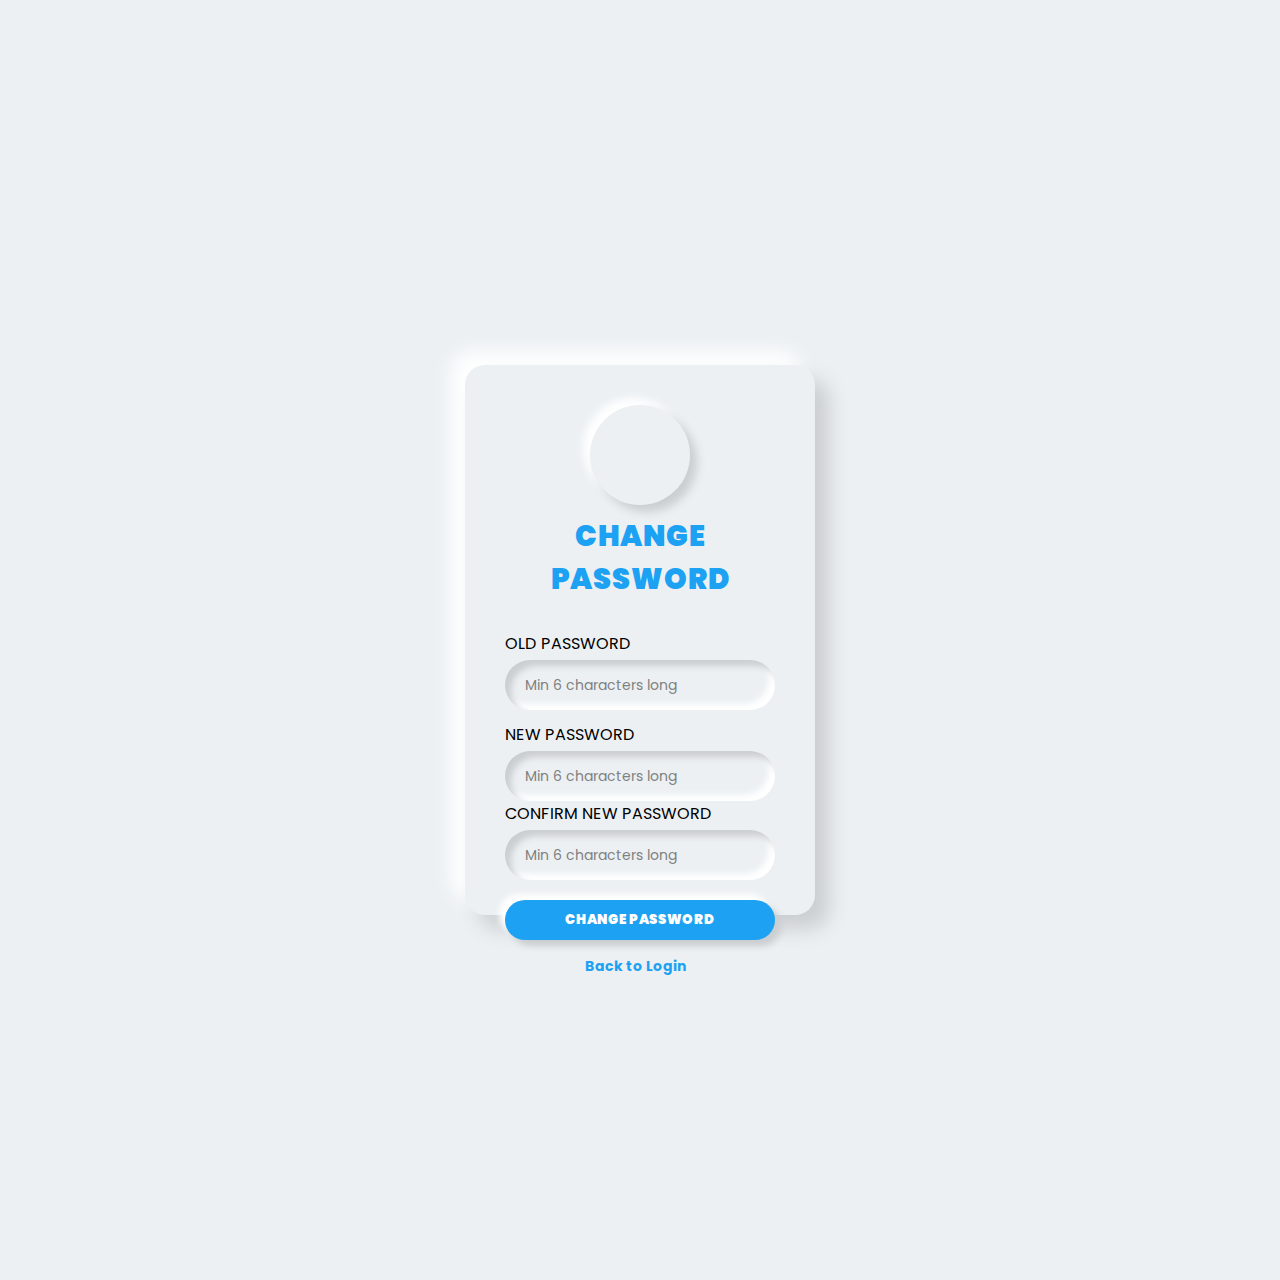
<file: change_password.html>
<!DOCTYPE html>
<html lang="en">
<head>
    <meta charset="UTF-8">
    <meta http-equiv="X-UA-Compatible" content="IE-edge">
    <meta name="viewport" content="width=device-width, initial-scale=1.0">
    
    <link rel="preconnect" href="https://fonts.googleapis.com">
    <link rel="preconnect" href="https://fonts.gstatic.com" crossorigin>
    <link href="https://fonts.googleapis.com/css2?family=Poppins:wght@400;900&display=swap" rel="stylesheet">

    <link rel="stylesheet" href="style.css">

    <title>Change Password</title>
</head>
<body>
    <div class="container">
        <div class="brand-logo"></div>
        <div class="brand-title">CHANGE PASSWORD</div>
        <div class="inputs">
            <label>OLD PASSWORD</label>
            <input type="password" placeholder="Min 6 characters long" />
            <label>NEW PASSWORD</label>
            <input type="password" placeholder="Min 6 characters long" />
            <label>CONFIRM NEW PASSWORD</label>
            <input type="password" placeholder="Min 6 characters long" />
            <button type="submit">CHANGE PASSWORD</button>
        </div>
        <div class="links">
            <p><a href="index.html">Back to Login</a></p>
        </div>
    </div>
</body>
</html>
</file>
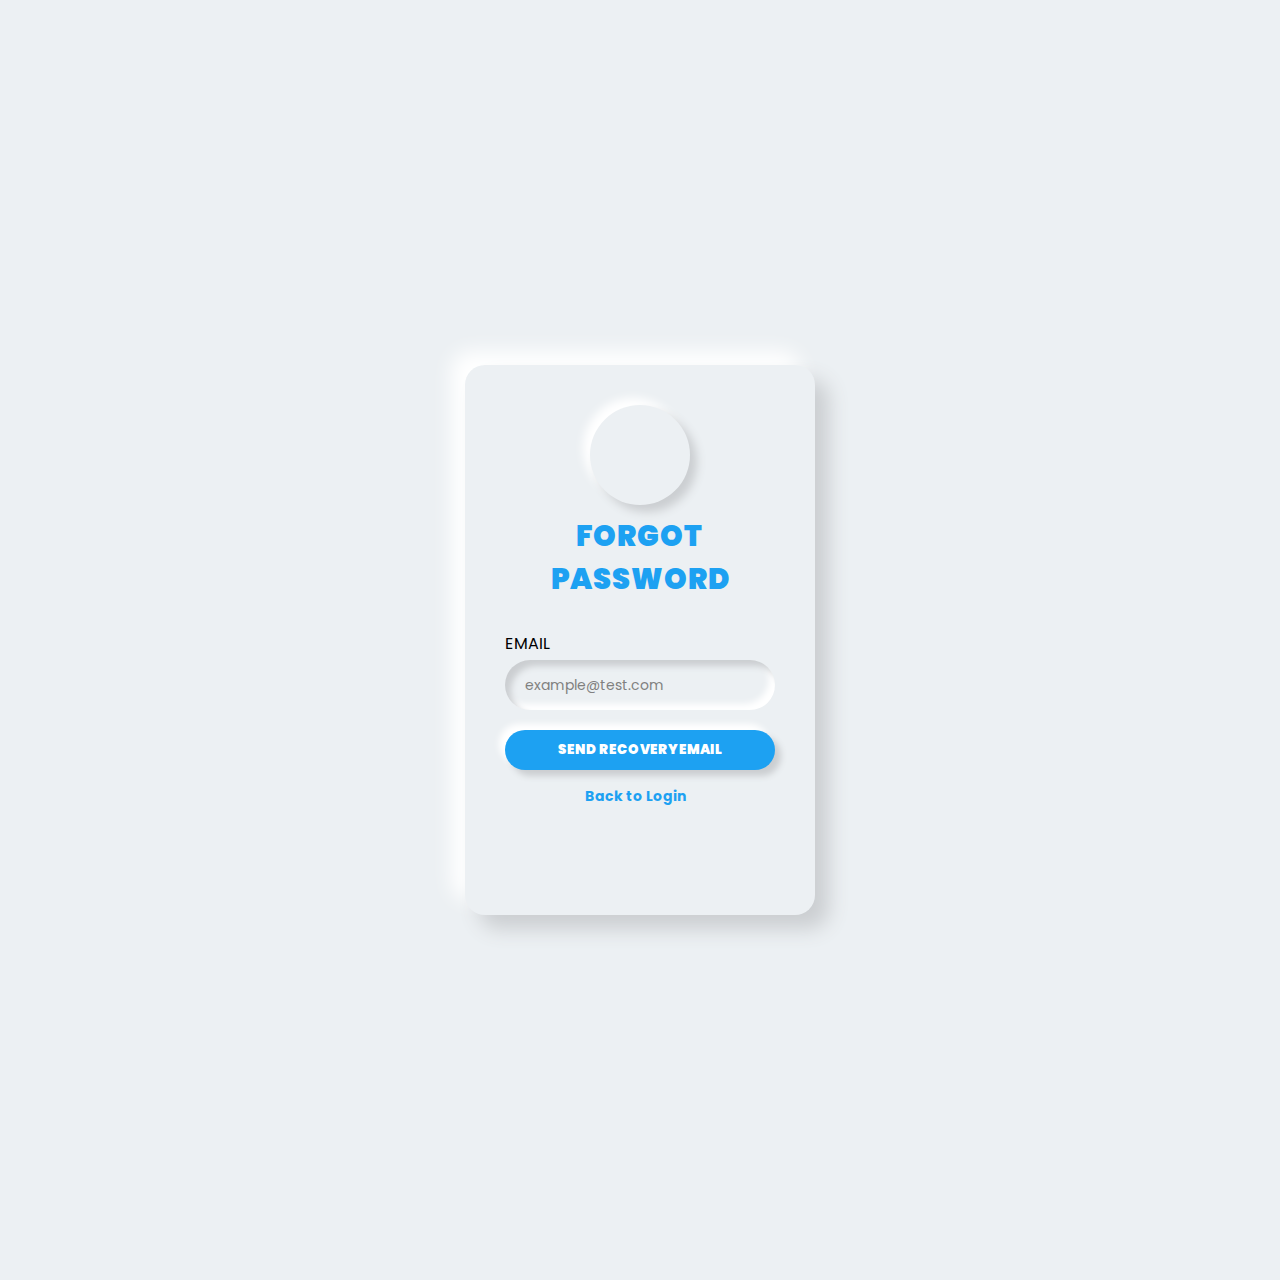
<file: forgot_password.html>
<!DOCTYPE html>
<html lang="en">
<head>
    <meta charset="UTF-8">
    <meta http-equiv="X-UA-Compatible" content="IE-edge">
    <meta name="viewport" content="width=device-width, initial-scale=1.0">
    
    <link rel="preconnect" href="https://fonts.googleapis.com">
    <link rel="preconnect" href="https://fonts.gstatic.com" crossorigin>
    <link href="https://fonts.googleapis.com/css2?family=Poppins:wght@400;900&display=swap" rel="stylesheet">

    <link rel="stylesheet" href="style.css">

    <title>Forgot Password</title>
</head>
<body>
    <div class="container">
        <div class="brand-logo"></div>
        <div class="brand-title">FORGOT PASSWORD</div>
        <div class="inputs">
            <label>EMAIL</label>
            <input type="email" placeholder="example@test.com" />
            <button type="submit">SEND RECOVERY EMAIL</button>
        </div>
        <div class="links">
            <p><a href="index.html">Back to Login</a></p>
        </div>
    </div>
</body>
</html>
</file>
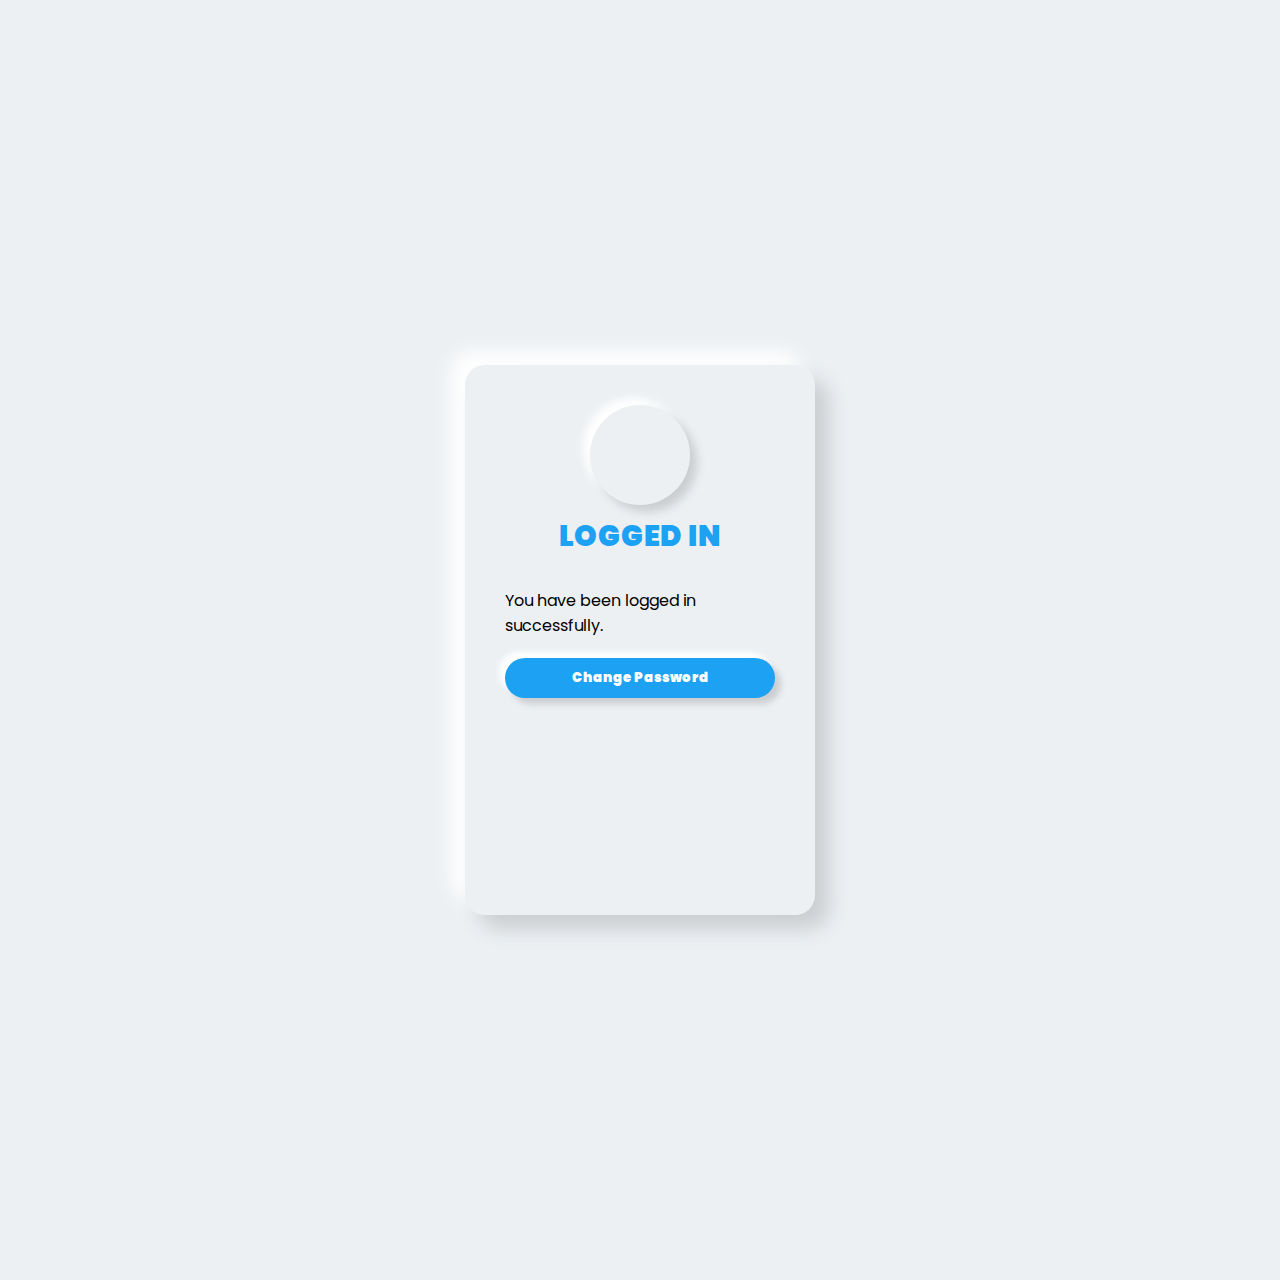
<file: login_success.html>
<!DOCTYPE html>
<html lang="en">
<head>
    <meta charset="UTF-8">
    <meta http-equiv="X-UA-Compatible" content="IE-edge">
    <meta name="viewport" content="width=device-width, initial-scale=1.0">
    
    <link rel="preconnect" href="https://fonts.googleapis.com">
    <link rel="preconnect" href="https://fonts.gstatic.com" crossorigin>
    <link href="https://fonts.googleapis.com/css2?family=Poppins:wght@400;900&display=swap" rel="stylesheet">

    <link rel="stylesheet" href="style.css">

    <title>Login Success</title>
</head>
<body>
    <div class="container">
        <div class="brand-logo"></div>
        <div class="brand-title">LOGGED IN</div>
        <div class="inputs">
            <p>You have been logged in successfully.</p>
            <form action="change_password.html">
                <button type="submit">Change Password</button>
            </form>
        </div>
    </div>
</body>
</html>
</file>
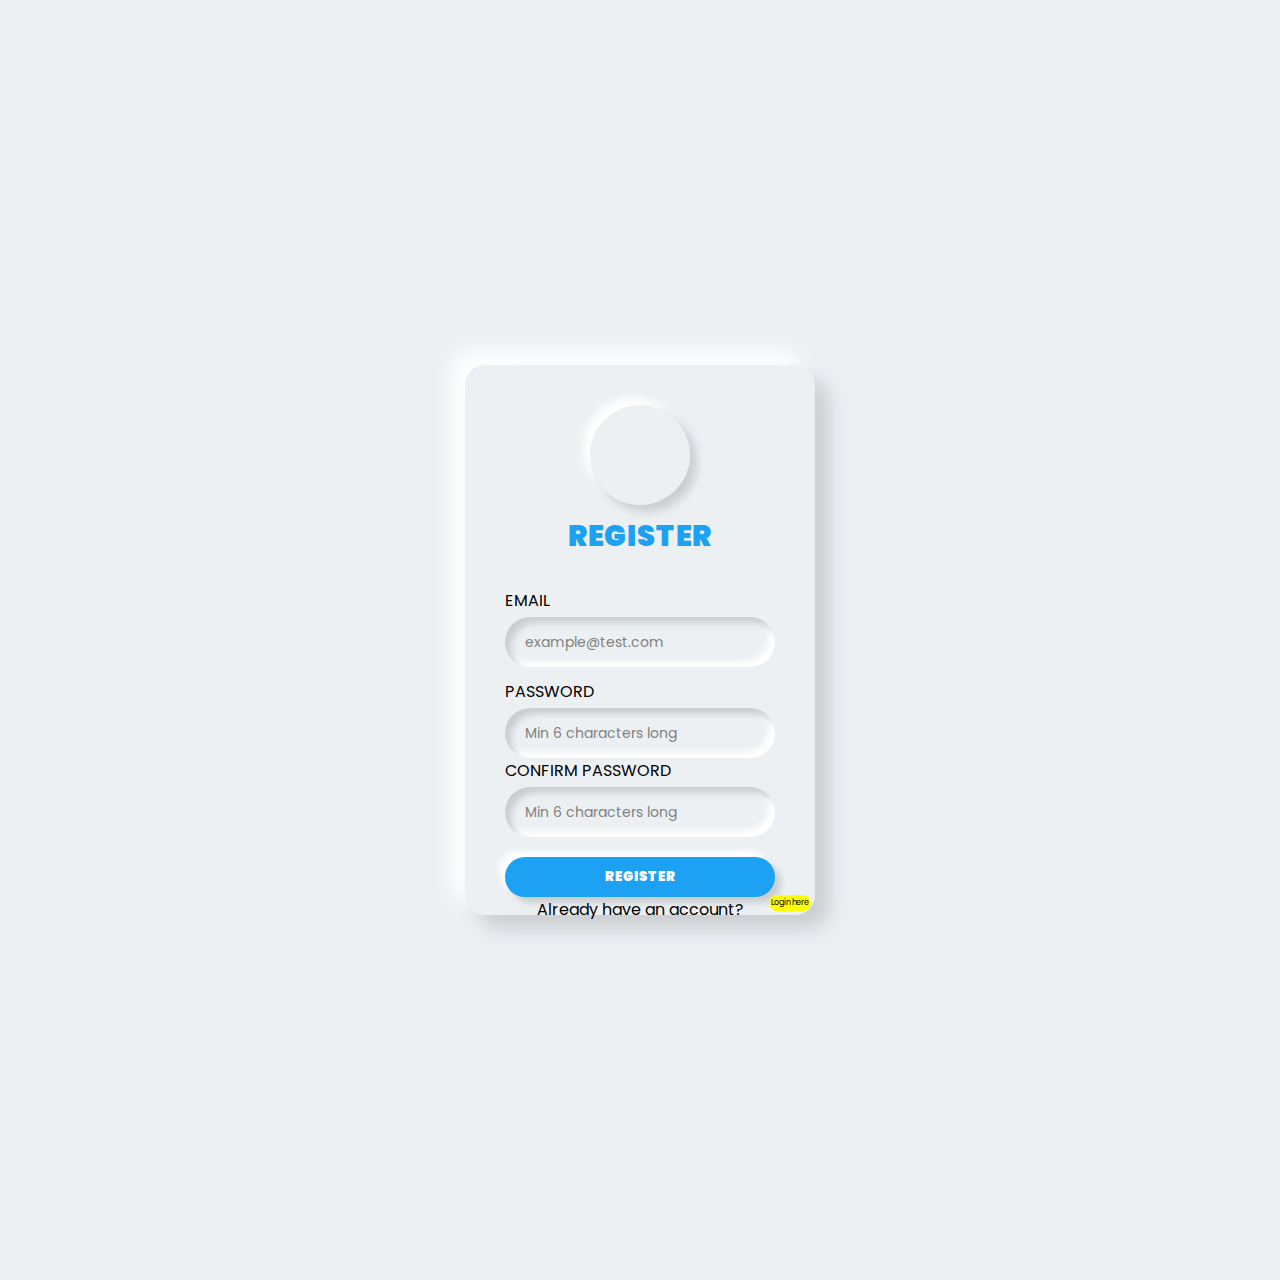
<file: register.html>
<!DOCTYPE html>
<html lang="en">
<head>
    <meta charset="UTF-8">
    <meta http-equiv="X-UA-Compatible" content="IE-edge">
    <meta name="viewport" content="width=device-width, initial-scale=1.0">
    
    <link rel="preconnect" href="https://fonts.googleapis.com">
    <link rel="preconnect" href="https://fonts.gstatic.com" crossorigin>
    <link href="https://fonts.googleapis.com/css2?family=Poppins:wght@400;900&display=swap" rel="stylesheet">

    <link rel="stylesheet" href="style.css">

    <title>Register</title>
</head>
<body>
    <div class="container">
        <div class="brand-logo"></div>
        <div class="brand-title">REGISTER</div>
        <div class="inputs">
            <label>EMAIL</label>
            <input type="email" placeholder="example@test.com" />
            <label>PASSWORD</label>
            <input type="password" placeholder="Min 6 characters long" />
            <label>CONFIRM PASSWORD</label>
            <input type="password" placeholder="Min 6 characters long" />
            <button type="submit">REGISTER</button>
        </div>
        <div class="register-link">
            <p>Already have an account? <a href="index.html">Login here</a></p>
        </div>
    </div>
</body>
</html>
</file>
<file: style.css>
* {
    padding: 0;
    margin: 0;
    box-sizing: border-box;
    font-family: 'Poppins', sans-serif;
}

input {
    caret-color: red;
}

body {
    margin: 0;
    width: 100vw;
    height: 100vw;
    background: #ecf0f3;
    display: flex;
    align-items: center;
    text-align: center;
    justify-content: center;
    place-items: center;
    overflow: hidden;
}

.container {
    position: relative;
    width: 350px;
    height: 550px;
    border-radius: 20px;
    padding: 40px;
    box-sizing: border-box;
    background: #ecf0f3;
    box-shadow: 14px 14px 20px #cbced1, -14px -14px 20px white;
}

.brand-logo {
  height: 100px;
  width: 100px;
  background: url("https://img.icons8.com/color/100/000000/twitter--v2.png");
  margin: auto;
  border-radius: 50%;
  box-sizing: border-box;
  box-shadow: 7px 7px 10px #cbced1, -7px -7px 10px white;
}

.brand-title {
    margin-top: 10px;
    font-weight: 900;
    font-size: 1.8rem;
    color: #1da1f2;
    letter-spacing: 1px;
}

.inputs {
    text-align: left;
    margin-top: 30px;
}

label, input, button {
    display: block;
    width: 100%;
    padding: 0;
    border: none;
    outline: none;
}

label {
    margin-bottom: 4px;
}

label:nth-of-type(2) {
    margin-top: 12px;
}

input::placeholder {
    color: gray;
}

input {
    background: #ecf0f3;
    padding: 10px;
    padding-left: 20px;
    height: 50px;
    font-size: 14px;
    border-radius: 50px;
    box-shadow: inset 6px 6px 6px #cbced1, inset -6px -6px 6px white;
}

button {
    color: white;
    margin-top: 20px;
    background: #1da1f2;
    height: 40px;
    border-radius: 20px;
    cursor: pointer;
    font-weight: 900;
    box-shadow: 6px 6px 6px #cbced1, -6px -6px 6px white;
    transition: 0.5s;
}

button:hover {
  box-shadow: none;
}

a {
  position: absolute;
  font-size: 8px;
  bottom: 4px;
  right: 4px;
  text-decoration: none;
  color: black;
  background: yellow;
  border-radius: 10px;
  padding: 2px;
}

h1 {
  position: absolute;
  top: 0;
  left: 0;
}

.social-login {
    display: flex;
    justify-content: space-around;
    margin-top: 30px;
}

.social-login a {
    position: relative; /* This was the fix */
    display: inline-block;
    width: 38px;
    height: 38px;
    border-radius: 50%;
    background: none;
    box-shadow: 6px 6px 6px #cbced1, -6px -6px 6px white;
    transition: 0.5s;
}

.social-login a:hover {
    box-shadow: none;
}

.social-login img {
    width: 100%;
    height: 100%;
    object-fit: cover;
    border-radius: 50%;
    filter: grayscale(100%);
}

.links {
    text-align: center;
    margin-top: 20px;
}

.links p {
    color: gray;
    font-size: 14px;
    margin-bottom: 5px;
}

.links a {
    position: relative;
    color: #1da1f2;
    text-decoration: none;
    font-weight: bold;
    font-size: 14px;
    background: none;
}
</file>
